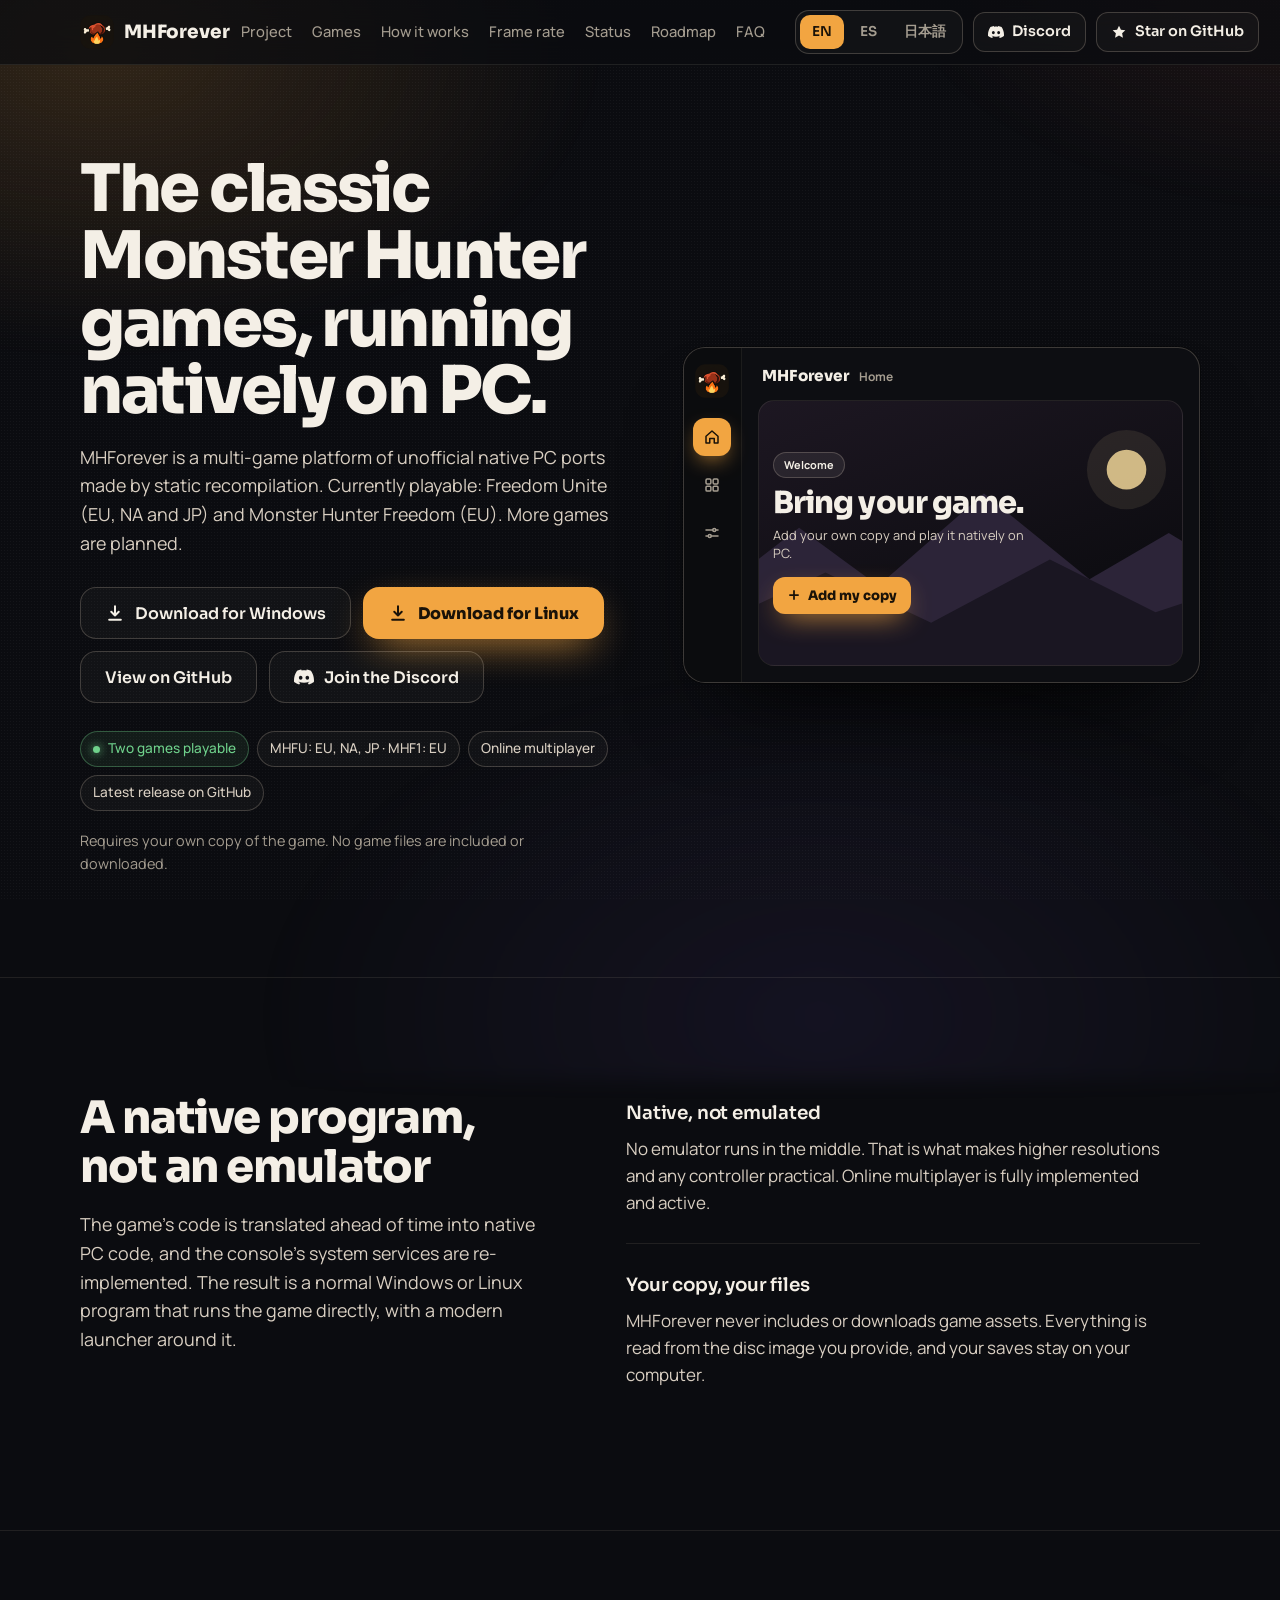
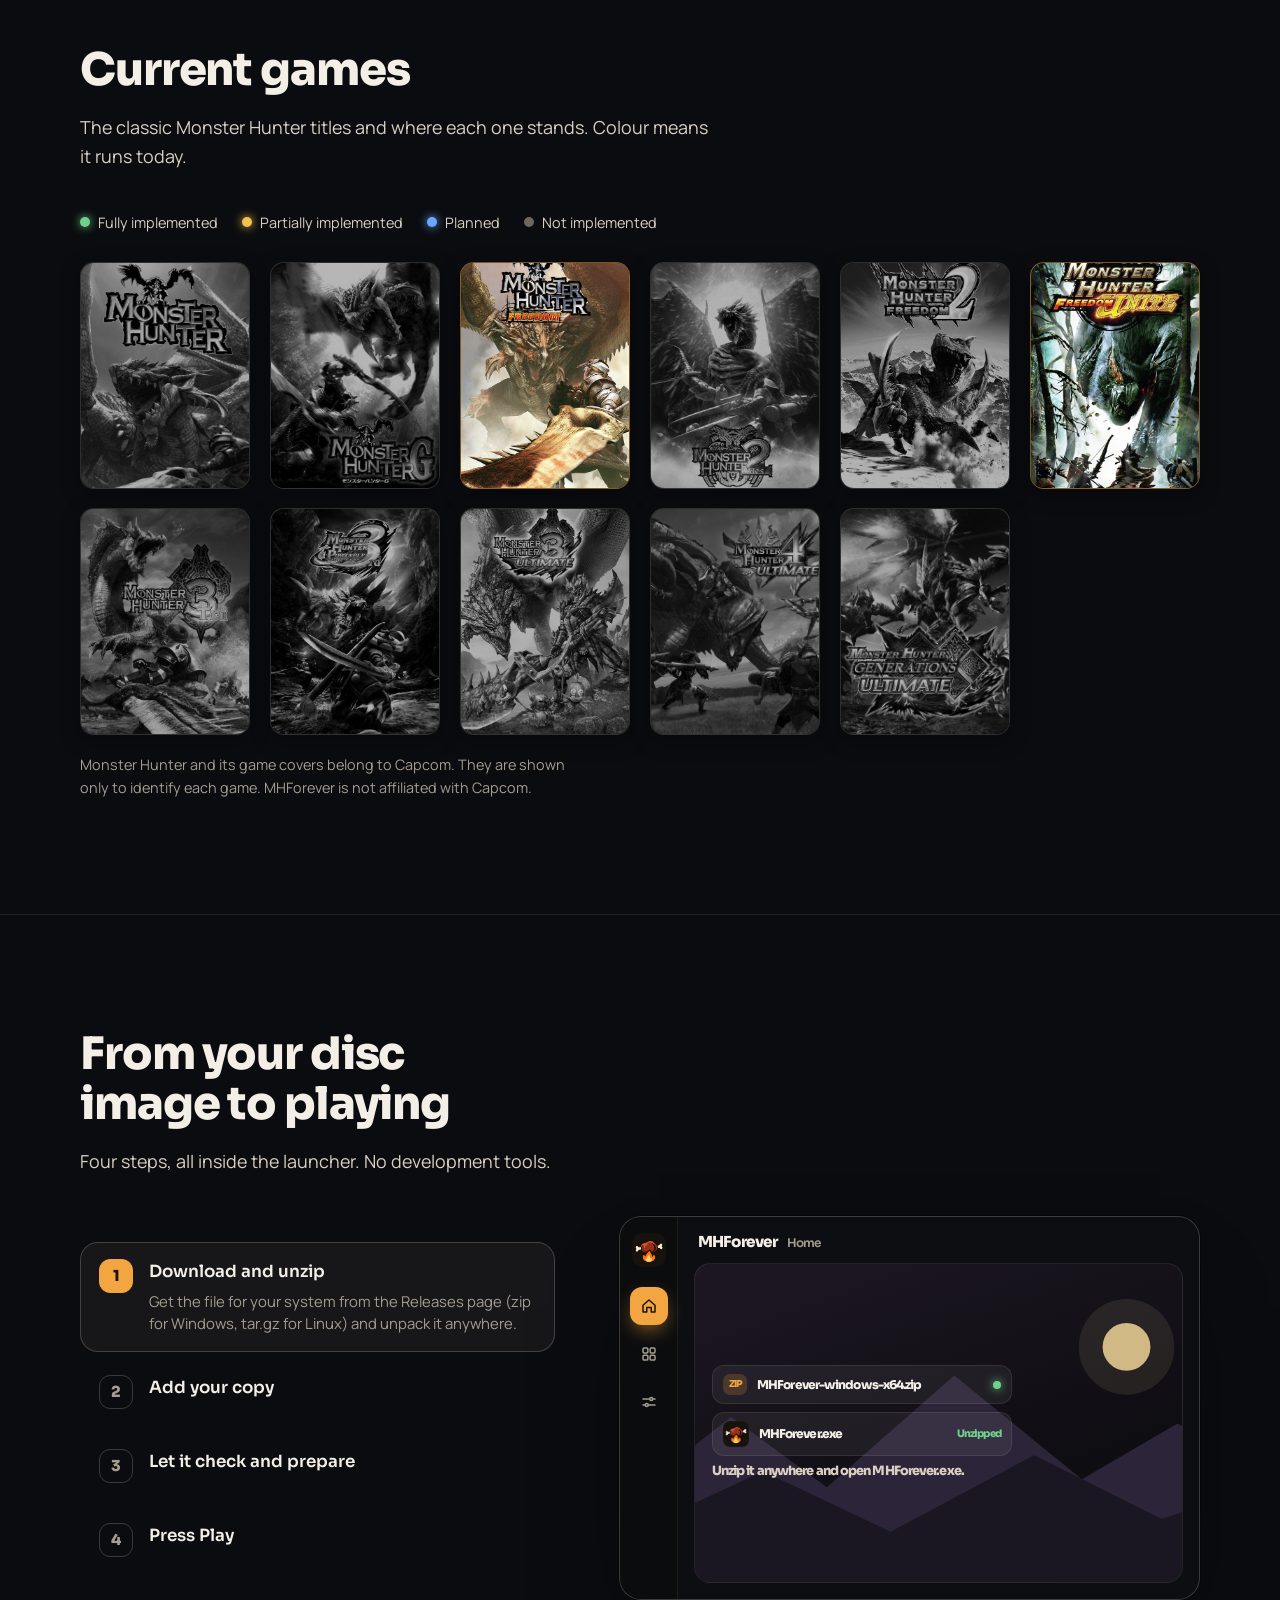
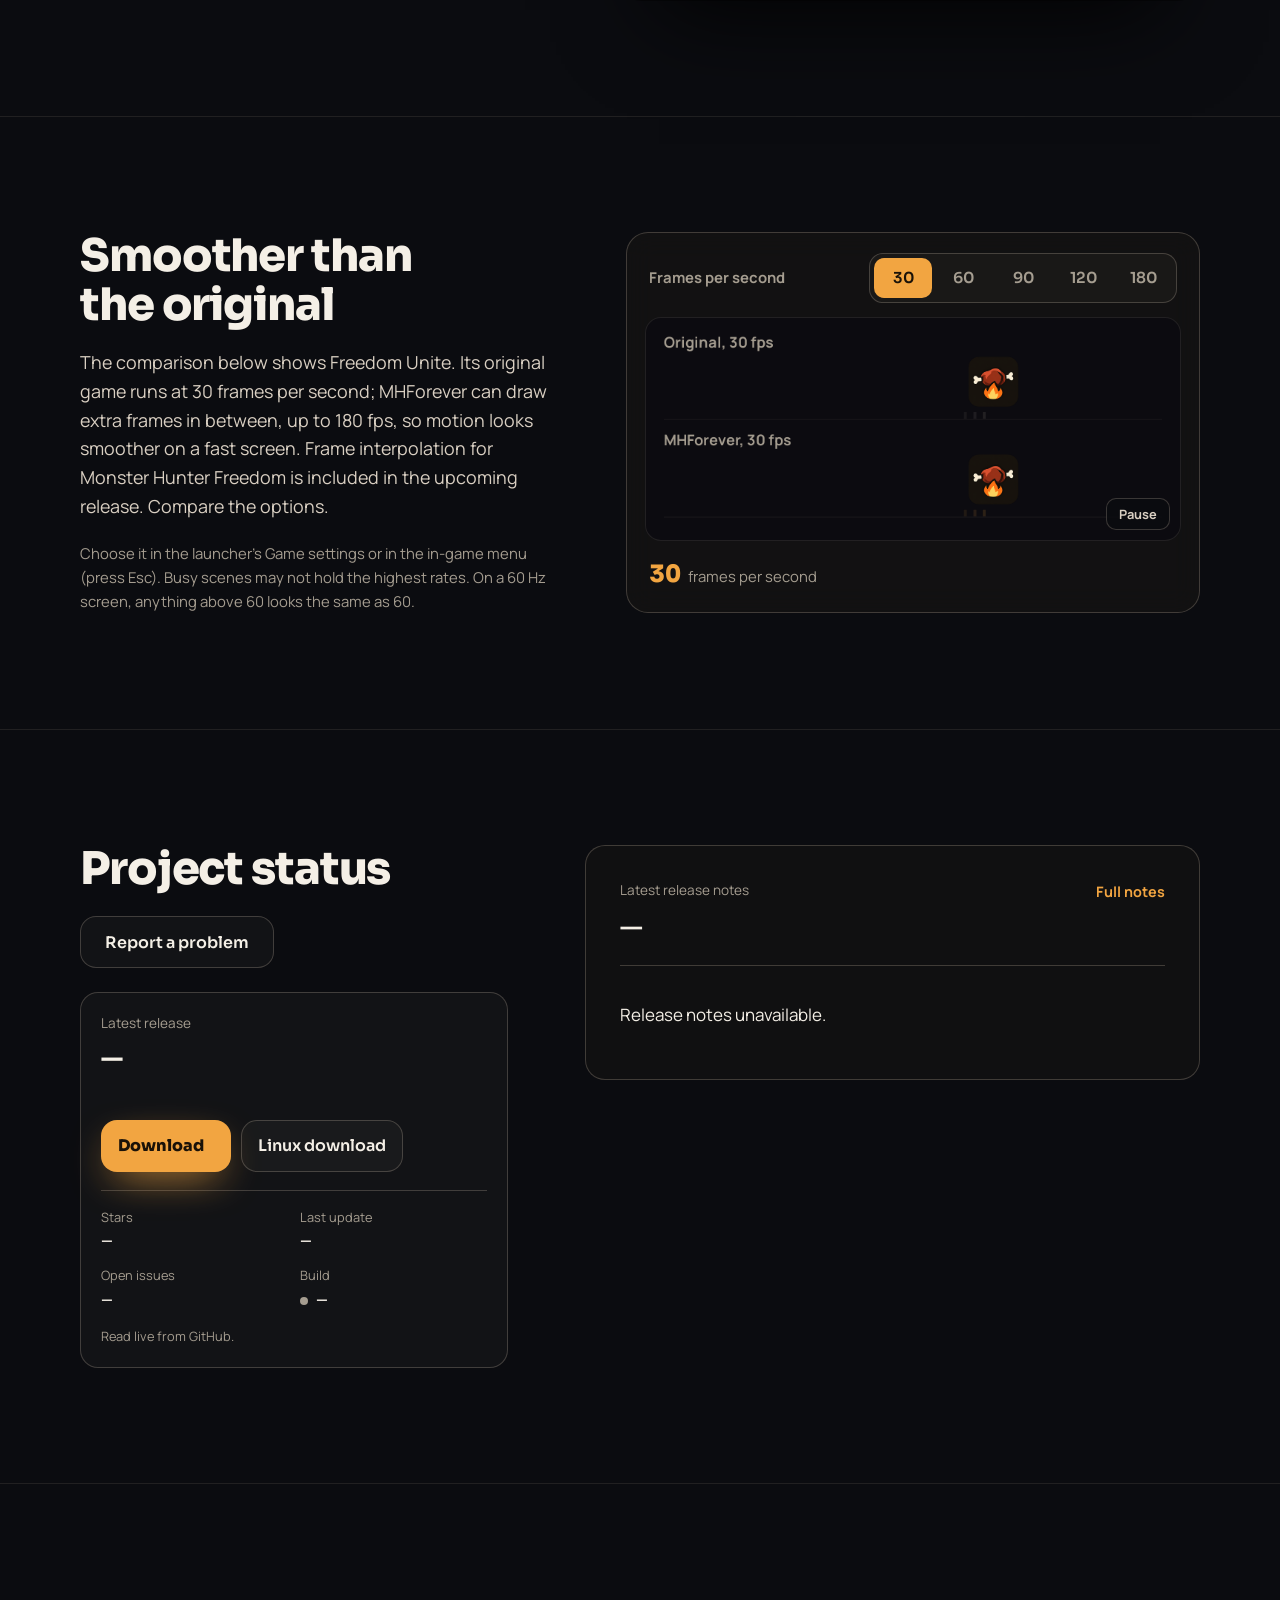
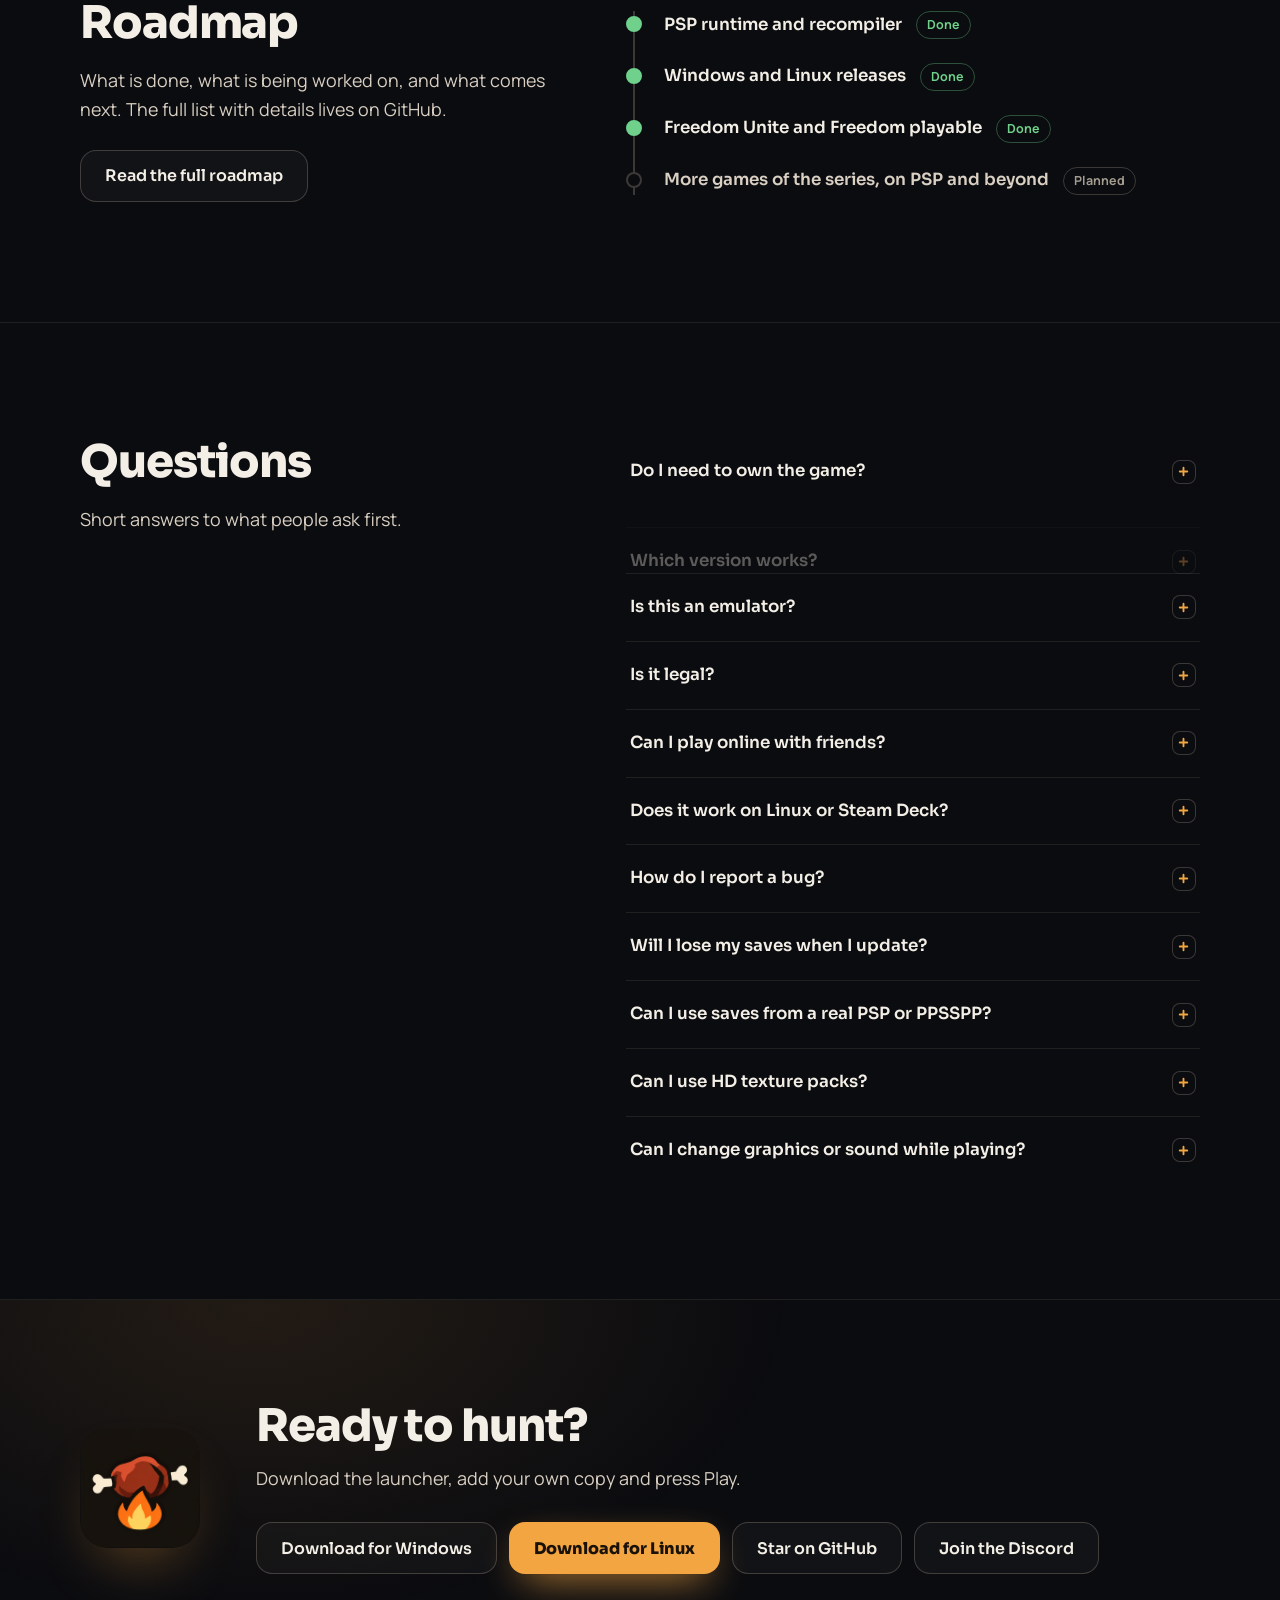
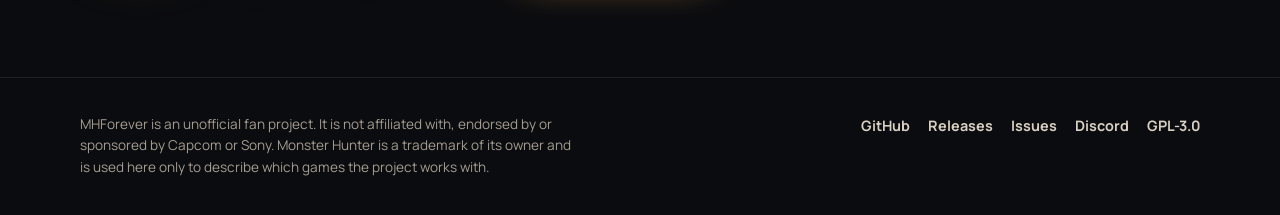
<file: index.html>
<!doctype html>
<html lang="en">
<head>
<meta charset="utf-8">
<meta name="viewport" content="width=device-width, initial-scale=1, viewport-fit=cover">
<meta name="claude:viewport-fit-sides" content="cover">
<title>MHForever | Classic Monster Hunter on PC</title>
<meta name="description" content="MHForever brings classic Monster Hunter titles to PC as unofficial native ports made by static recompilation. It currently supports Freedom Unite (EU, NA and JP releases) and Monster Hunter Freedom (EU release). Online multiplayer is fully implemented and active. No emulator; bring your own copy.">
<meta name="theme-color" content="#0b0c10">
<link rel="canonical" href="https://mango77x.github.io/MHForever-site/">
<link rel="icon" href="favicon.ico" sizes="any">
<link rel="icon" type="image/png" href="img/icon-32.png" sizes="32x32">
<link rel="apple-touch-icon" href="img/icon-128.png">
<meta property="og:type" content="website">
<meta property="og:title" content="MHForever | Classic Monster Hunter on PC">
<meta property="og:description" content="Classic Monster Hunter titles as unofficial native PC ports. Currently supporting Freedom Unite and Monster Hunter Freedom. No emulator. Bring your own copy.">
<meta property="og:image" content="https://mango77x.github.io/MHForever-site/img/og.png">
<meta property="og:url" content="https://mango77x.github.io/MHForever-site/">
<meta name="twitter:card" content="summary_large_image">
<meta property="og:image:width" content="1280">
<meta property="og:image:height" content="640">
<meta property="og:image:alt" content="MHForever logo: a bone-in cut of meat over a grill">
<meta property="og:locale" content="en_US">
<meta name="twitter:title" content="MHForever | Classic Monster Hunter on PC">
<meta name="twitter:description" content="Classic Monster Hunter titles as unofficial native PC ports, currently supporting Freedom Unite and Monster Hunter Freedom.">
<meta name="twitter:image" content="https://mango77x.github.io/MHForever-site/img/og.png">
<link rel="stylesheet" href="styles.css?v=6">
<script type="application/ld+json">
{
  "@context": "https://schema.org",
  "@type": "SoftwareApplication",
  "name": "MHForever",
  "applicationCategory": "GameApplication",
  "operatingSystem": ["Windows", "Linux"],
  "description": "Unofficial native PC ports of classic Monster Hunter titles made by static recompilation, currently supporting Freedom Unite and Monster Hunter Freedom.",
  "license": "https://www.gnu.org/licenses/gpl-3.0.html",
  "url": "https://mango77x.github.io/MHForever-site/",
  "downloadUrl": "https://github.com/Mango77x/MHForever/releases/latest",
  "codeRepository": "https://github.com/Mango77x/MHForever",
  "offers": { "@type": "Offer", "price": "0", "priceCurrency": "EUR" }
}
</script>
</head>
<body>
<div class="aurora" aria-hidden="true"></div>
<div class="grain" aria-hidden="true"></div>

<header class="nav" id="top">
  <div class="wrap nav-in">
    <a class="brand" href="#top" aria-label="MHForever">
      <img src="img/icon-128.png" alt="" width="34" height="34">
      <b>MHForever</b>
    </a>
    <nav class="links" aria-label="Main">
      <a href="#what" data-i18n="nav.project">Project</a>
      <a href="#games" data-i18n="nav.games">Games</a>
      <a href="#how" data-i18n="nav.how">How it works</a>
      <a href="#fps" data-i18n="nav.fps">Frame rate</a>
      <a href="#status" data-i18n="nav.status">Status</a>
      <a href="#roadmap" data-i18n="nav.roadmap">Roadmap</a>
      <a href="#faq" data-i18n="nav.faq">FAQ</a>
    </nav>
    <div class="nav-end">
      <div class="seg lang" role="group" aria-label="Language">
        <button type="button" data-lang="en" aria-pressed="true">EN</button>
        <button type="button" data-lang="es" aria-pressed="false">ES</button>
        <button type="button" data-lang="ja" aria-pressed="false">日本語</button>
      </div>
      <a class="btn ghost small discord-nav" href="https://discord.gg/6xrxY2buDf" rel="noopener" aria-label="Join the Discord">
        <svg viewBox="0 0 24 24" width="16" height="16" aria-hidden="true"><path fill="currentColor" d="M20.317 4.3698a19.7913 19.7913 0 00-4.8851-1.5152.0741.0741 0 00-.0785.0371c-.211.3753-.4447.8648-.6083 1.2495-1.8447-.2762-3.68-.2762-5.4868 0-.1636-.3933-.4058-.8742-.6177-1.2495a.077.077 0 00-.0785-.037 19.7363 19.7363 0 00-4.8852 1.515.0699.0699 0 00-.0321.0277C.5334 9.0458-.319 13.5799.0992 18.0578a.0824.0824 0 00.0312.0561c2.0528 1.5076 4.0413 2.4228 5.9929 3.0294a.0777.0777 0 00.0842-.0276c.4616-.6304.8731-1.2952 1.226-1.9942a.076.076 0 00-.0416-.1057c-.6528-.2476-1.2743-.5495-1.8722-.8923a.077.077 0 01-.0076-.1277c.1258-.0943.2517-.1923.3718-.2914a.0743.0743 0 01.0776-.0105c3.9278 1.7933 8.18 1.7933 12.0614 0a.0739.0739 0 01.0785.0095c.1202.099.246.1981.3728.2924a.077.077 0 01-.0066.1276 12.2986 12.2986 0 01-1.873.8914.0766.0766 0 00-.0407.1067c.3604.698.7719 1.3628 1.225 1.9932a.076.076 0 00.0842.0286c1.961-.6067 3.9495-1.5219 6.0023-3.0294a.077.077 0 00.0313-.0552c.5004-5.177-.8382-9.6739-3.5485-13.6604a.061.061 0 00-.0312-.0286zM8.02 15.3312c-1.1825 0-2.1569-1.0857-2.1569-2.419 0-1.3332.9555-2.4189 2.157-2.4189 1.2108 0 2.1757 1.0952 2.1568 2.419 0 1.3332-.9555 2.4189-2.1569 2.4189zm7.9748 0c-1.1825 0-2.1569-1.0857-2.1569-2.419 0-1.3332.9554-2.4189 2.1569-2.4189 1.2108 0 2.1757 1.0952 2.1568 2.419 0 1.3332-.946 2.4189-2.1568 2.4189Z"/></svg>
        <span>Discord</span>
      </a>
      <a class="btn ghost small" href="https://github.com/Mango77x/MHForever" rel="noopener">
        <svg viewBox="0 0 24 24" width="16" height="16" aria-hidden="true"><path fill="currentColor" d="M12 2.5l2.9 6 6.6.9-4.8 4.6 1.2 6.5-5.9-3.2-5.9 3.2 1.2-6.5L2.5 9.4l6.6-.9z"/></svg>
        <span data-i18n="nav.star">Star on GitHub</span>
      </a>
    </div>
  </div>
</header>

<main>
  <!-- ------------------------------------------------------------ hero -->
  <section class="hero">
    <div class="wrap hero-grid">
      <div class="hero-copy">
        <h1 data-i18n="hero.h1">The classic Monster Hunter games, running natively on PC.</h1>
        <p class="lede" data-i18n="hero.sub">MHForever is a multi-game platform of unofficial native PC ports made by static recompilation. Currently playable: Freedom Unite (EU, NA and JP) and Monster Hunter Freedom (EU). More games are planned.</p>
        <div class="cta-row">
          <a class="btn primary dl-win" id="dl" href="https://github.com/Mango77x/MHForever/releases/latest" rel="noopener">
            <svg viewBox="0 0 24 24" width="20" height="20" aria-hidden="true"><path fill="none" stroke="currentColor" stroke-width="2.4" stroke-linecap="round" stroke-linejoin="round" d="M12 4v11m0 0l-4.5-4.5M12 15l4.5-4.5M5 20h14"/></svg>
            <span data-i18n="hero.cta1">Download for Windows</span>
          </a>
          <a class="btn ghost dl-lin" href="https://github.com/Mango77x/MHForever/releases/latest" rel="noopener">
            <svg viewBox="0 0 24 24" width="20" height="20" aria-hidden="true"><path fill="none" stroke="currentColor" stroke-width="2.4" stroke-linecap="round" stroke-linejoin="round" d="M12 4v11m0 0l-4.5-4.5M12 15l4.5-4.5M5 20h14"/></svg>
            <span data-i18n="hero.cta1l">Download for Linux</span>
          </a>
          <a class="btn ghost" href="https://github.com/Mango77x/MHForever" rel="noopener" data-i18n="hero.cta2">View on GitHub</a>
          <a class="btn ghost" href="https://discord.gg/6xrxY2buDf" rel="noopener">
            <svg viewBox="0 0 24 24" width="20" height="20" aria-hidden="true"><path fill="currentColor" d="M20.317 4.3698a19.7913 19.7913 0 00-4.8851-1.5152.0741.0741 0 00-.0785.0371c-.211.3753-.4447.8648-.6083 1.2495-1.8447-.2762-3.68-.2762-5.4868 0-.1636-.3933-.4058-.8742-.6177-1.2495a.077.077 0 00-.0785-.037 19.7363 19.7363 0 00-4.8852 1.515.0699.0699 0 00-.0321.0277C.5334 9.0458-.319 13.5799.0992 18.0578a.0824.0824 0 00.0312.0561c2.0528 1.5076 4.0413 2.4228 5.9929 3.0294a.0777.0777 0 00.0842-.0276c.4616-.6304.8731-1.2952 1.226-1.9942a.076.076 0 00-.0416-.1057c-.6528-.2476-1.2743-.5495-1.8722-.8923a.077.077 0 01-.0076-.1277c.1258-.0943.2517-.1923.3718-.2914a.0743.0743 0 01.0776-.0105c3.9278 1.7933 8.18 1.7933 12.0614 0a.0739.0739 0 01.0785.0095c.1202.099.246.1981.3728.2924a.077.077 0 01-.0066.1276 12.2986 12.2986 0 01-1.873.8914.0766.0766 0 00-.0407.1067c.3604.698.7719 1.3628 1.225 1.9932a.076.076 0 00.0842.0286c1.961-.6067 3.9495-1.5219 6.0023-3.0294a.077.077 0 00.0313-.0552c.5004-5.177-.8382-9.6739-3.5485-13.6604a.061.061 0 00-.0312-.0286zM8.02 15.3312c-1.1825 0-2.1569-1.0857-2.1569-2.419 0-1.3332.9555-2.4189 2.157-2.4189 1.2108 0 2.1757 1.0952 2.1568 2.419 0 1.3332-.9555 2.4189-2.1569 2.4189zm7.9748 0c-1.1825 0-2.1569-1.0857-2.1569-2.419 0-1.3332.9554-2.4189 2.1569-2.4189 1.2108 0 2.1757 1.0952 2.1568 2.419 0 1.3332-.946 2.4189-2.1568 2.4189Z"/></svg>
            <span data-i18n="end.discord">Join the Discord</span>
          </a>
        </div>
        <ul class="chips">
          <li class="chip ok" data-i18n="hero.chip1">Two games playable</li>
          <li class="chip" data-i18n="hero.chip2">MHFU: EU, NA, JP · MHF1: EU</li>
          <li class="chip" data-i18n="hero.chip5">Online multiplayer</li>
          <li class="chip" id="ver" data-i18n="hero.chip3">Latest release on GitHub</li>
        </ul>
        <p class="fine" data-i18n="hero.note">Requires your own copy of the game. No game files are included or downloaded.</p>
      </div>

      <div class="hero-visual">
        <div class="launcher" aria-hidden="true" data-mock>
          <div class="l-rail">
            <img src="img/icon-128.png" alt="" width="34" height="34">
            <span class="l-btn on"><svg viewBox="0 0 24 24" width="18" height="18"><path fill="none" stroke="currentColor" stroke-width="2" stroke-linejoin="round" d="M4 11l8-7 8 7v9h-5v-6H9v6H4z"/></svg></span>
            <span class="l-btn"><svg viewBox="0 0 24 24" width="18" height="18"><g fill="none" stroke="currentColor" stroke-width="2"><rect x="4" y="4" width="6.5" height="6.5" rx="1.5"/><rect x="13.5" y="4" width="6.5" height="6.5" rx="1.5"/><rect x="4" y="13.5" width="6.5" height="6.5" rx="1.5"/><rect x="13.5" y="13.5" width="6.5" height="6.5" rx="1.5"/></g></svg></span>
            <span class="l-btn"><svg viewBox="0 0 24 24" width="18" height="18"><g fill="none" stroke="currentColor" stroke-width="2" stroke-linecap="round"><path d="M4 8h9M17 8h3M4 16h3M11 16h9"/><circle cx="15" cy="8" r="2"/><circle cx="9" cy="16" r="2"/></g></svg></span>
          </div>
          <div class="l-main">
            <div class="l-top"><b>MHForever</b><span data-i18n="mock.home">Home</span></div>
            <div class="l-hero">
              <svg class="l-art" viewBox="0 0 400 200" preserveAspectRatio="xMidYMax slice" aria-hidden="true">
                <circle cx="318" cy="52" r="15" fill="#e3c88f" opacity=".9"/>
                <circle cx="318" cy="52" r="30" fill="#e3c88f" opacity=".1"/>
                <path d="M0 150 L70 96 L130 140 L210 70 L290 135 L350 100 L400 130 V200 H0Z" fill="#2c2438"/>
                <path d="M0 172 L90 130 L170 168 L260 120 L340 160 L400 140 V200 H0Z" fill="#1a1622"/>
              </svg>
              <div class="l-text">
                <span class="l-pill" data-i18n="mock.welcome">Welcome</span>
                <p class="l-h" data-i18n="mock.h">Bring your game.</p>
                <p class="l-p" data-i18n="mock.p">Add your own copy and play it natively on PC.</p>
                <span class="l-cta"><svg viewBox="0 0 24 24" width="14" height="14"><path fill="none" stroke="currentColor" stroke-width="3" stroke-linecap="round" d="M12 5v14M5 12h14"/></svg><span data-i18n="mock.add">Add my copy</span></span>
              </div>
            </div>
          </div>
        </div>
        <div class="glow" aria-hidden="true"></div>
      </div>
    </div>
  </section>

  <!-- ------------------------------------------------------------ what -->
  <section class="block" id="what">
    <div class="wrap two">
      <div class="head">
        <h2 data-i18n="what.h">A native program, not an emulator</h2>
        <p class="lede" data-i18n="what.p">The game's code is translated ahead of time into native PC code, and the console's system services are re-implemented. The result is a normal Windows or Linux program that runs the game directly, with a modern launcher around it.</p>
      </div>
      <div class="rows">
        <div class="row">
          <h3 data-i18n="what.r1h">Native, not emulated</h3>
          <p data-i18n="what.r1p">No emulator runs in the middle. That is what makes higher resolutions and any controller practical. Online multiplayer is fully implemented and active.</p>
        </div>
        <div class="row">
          <h3 data-i18n="what.r2h">Your copy, your files</h3>
          <p data-i18n="what.r2p">MHForever never includes or downloads game assets. Everything is read from the disc image you provide, and your saves stay on your computer.</p>
        </div>
      </div>
    </div>
  </section>

  <!-- ------------------------------------------------------------ games -->
  <section class="block" id="games">
    <div class="wrap">
      <div class="head wide">
        <h2 data-i18n="games.h">Current games</h2>
        <p class="lede" data-i18n="games.p">The classic Monster Hunter titles and where each one stands. Colour means it runs today.</p>
      </div>
      <ul class="legend" aria-label="Legend">
        <li><i class="sdot full"></i><span data-i18n="games.s.full">Fully implemented</span></li>
        <li><i class="sdot partial"></i><span data-i18n="games.s.partial">Partially implemented</span></li>
        <li><i class="sdot planned"></i><span data-i18n="games.s.planned">Planned</span></li>
        <li><i class="sdot none"></i><span data-i18n="games.s.none">Not implemented</span></li>
      </ul>
      <ul class="games">
        <li class="game" data-status="none" data-id="mh1" tabindex="0">
          <div class="cover"><span class="ph"><img src="img/icon-128.png" alt="" width="40" height="40"><b>Monster Hunter</b></span><img class="art" src="img/covers/mh1.jpg" alt="Monster Hunter cover" loading="lazy"></div>
          <div class="over"><span class="gname">Monster Hunter</span><span class="gmeta">PS2 &middot; <span data-i18n="games.first">First released</span> 2004</span><span class="gmeta"><span data-i18n="games.reg">Released in</span> JP · NA · EU</span><span class="gstat"><i class="sdot"></i><span data-i18n="games.s.none">Not implemented</span></span></div>
        </li>
        <li class="game" data-status="none" data-id="mhg" tabindex="0">
          <div class="cover"><span class="ph"><img src="img/icon-128.png" alt="" width="40" height="40"><b>Monster Hunter G</b></span><img class="art" src="img/covers/mhg.jpg" alt="Monster Hunter G cover" loading="lazy"></div>
          <div class="over"><span class="gname">Monster Hunter G</span><span class="gmeta">PS2 &middot; <span data-i18n="games.first">First released</span> 2005</span><span class="gmeta"><span data-i18n="games.reg">Released in</span> JP</span><span class="gstat"><i class="sdot"></i><span data-i18n="games.s.none">Not implemented</span></span></div>
        </li>
        <li class="game" data-status="partial" data-id="mhf" tabindex="0">
          <div class="cover"><span class="ph"><img src="img/icon-128.png" alt="" width="40" height="40"><b>Monster Hunter Freedom</b></span><img class="art" src="img/covers/mhf.jpg" alt="Monster Hunter Freedom cover" loading="lazy"></div>
          <div class="over"><span class="gname">Monster Hunter Freedom</span><span class="gmeta">PSP &middot; <span data-i18n="games.first">First released</span> 2005</span><span class="gmeta"><span data-i18n="games.reg">Released in</span> JP · NA · EU</span><span class="gmeta gsup"><span data-i18n="games.mhf1sup">Playable: European release (ULES00318); Freedom DX v1.8.6 patch supported.</span></span><span class="gstat"><i class="sdot partial"></i><span data-i18n="games.s.mhf1">Playable (EU release)</span></span></div>
        </li>
        <li class="game" data-status="none" data-id="mh2" tabindex="0">
          <div class="cover"><span class="ph"><img src="img/icon-128.png" alt="" width="40" height="40"><b>Monster Hunter 2 (dos)</b></span><img class="art" src="img/covers/mh2.jpg" alt="Monster Hunter 2 (dos) cover" loading="lazy"></div>
          <div class="over"><span class="gname">Monster Hunter 2 (dos)</span><span class="gmeta">PS2 &middot; <span data-i18n="games.first">First released</span> 2006</span><span class="gmeta"><span data-i18n="games.reg">Released in</span> JP</span><span class="gstat"><i class="sdot"></i><span data-i18n="games.s.none">Not implemented</span></span></div>
        </li>
        <li class="game" data-status="none" data-id="mhf2" tabindex="0">
          <div class="cover"><span class="ph"><img src="img/icon-128.png" alt="" width="40" height="40"><b>Monster Hunter Freedom 2</b></span><img class="art" src="img/covers/mhf2.jpg" alt="Monster Hunter Freedom 2 cover" loading="lazy"></div>
          <div class="over"><span class="gname">Monster Hunter Freedom 2</span><span class="gmeta">PSP &middot; <span data-i18n="games.first">First released</span> 2007</span><span class="gmeta"><span data-i18n="games.reg">Released in</span> JP · NA · EU</span><span class="gstat"><i class="sdot"></i><span data-i18n="games.s.none">Not implemented</span></span></div>
        </li>
        <li class="game" data-status="full" data-id="mhfu" tabindex="0">
          <div class="cover"><span class="ph"><img src="img/icon-128.png" alt="" width="40" height="40"><b>Monster Hunter Freedom Unite</b></span><img class="art" src="img/covers/mhfu.jpg" alt="Monster Hunter Freedom Unite cover" loading="lazy"></div>
          <div class="over"><span class="gname">Monster Hunter Freedom Unite</span><span class="gmeta">PSP &middot; <span data-i18n="games.first">First released</span> 2008</span><span class="gmeta"><span data-i18n="games.reg">Released in</span> JP · NA · EU</span><span class="gmeta gsup"><span data-i18n="games.sup">Playable across EU, NA and JP releases. Online multiplayer is fully implemented and active.</span></span><span class="gstat"><i class="sdot"></i><span data-i18n="games.s.full">Fully implemented</span></span></div>
        </li>
        <li class="game" data-status="none" data-id="mhtri" tabindex="0">
          <div class="cover"><span class="ph"><img src="img/icon-128.png" alt="" width="40" height="40"><b>Monster Hunter Tri</b></span><img class="art" src="img/covers/mhtri.jpg" alt="Monster Hunter Tri cover" loading="lazy"></div>
          <div class="over"><span class="gname">Monster Hunter Tri</span><span class="gmeta">Wii &middot; <span data-i18n="games.first">First released</span> 2009</span><span class="gmeta"><span data-i18n="games.reg">Released in</span> JP · NA · EU</span><span class="gstat"><i class="sdot"></i><span data-i18n="games.s.none">Not implemented</span></span></div>
        </li>
        <li class="game" data-status="none" data-id="mhp3" tabindex="0">
          <div class="cover"><span class="ph"><img src="img/icon-128.png" alt="" width="40" height="40"><b>Monster Hunter Portable 3rd</b></span><img class="art" src="img/covers/mhp3.jpg" alt="Monster Hunter Portable 3rd cover" loading="lazy"></div>
          <div class="over"><span class="gname">Monster Hunter Portable 3rd</span><span class="gmeta">PSP &middot; <span data-i18n="games.first">First released</span> 2010</span><span class="gmeta"><span data-i18n="games.reg">Released in</span> JP</span><span class="gstat"><i class="sdot"></i><span data-i18n="games.s.none">Not implemented</span></span></div>
        </li>
        <li class="game" data-status="none" data-id="mh3u" tabindex="0">
          <div class="cover"><span class="ph"><img src="img/icon-128.png" alt="" width="40" height="40"><b>Monster Hunter 3 Ultimate</b></span><img class="art" src="img/covers/mh3u.jpg" alt="Monster Hunter 3 Ultimate cover" loading="lazy"></div>
          <div class="over"><span class="gname">Monster Hunter 3 Ultimate</span><span class="gmeta">3DS / Wii U &middot; <span data-i18n="games.first">First released</span> 2011</span><span class="gmeta"><span data-i18n="games.reg">Released in</span> JP · NA · EU</span><span class="gstat"><i class="sdot"></i><span data-i18n="games.s.none">Not implemented</span></span></div>
        </li>
        <li class="game" data-status="none" data-id="mh4u" tabindex="0">
          <div class="cover"><span class="ph"><img src="img/icon-128.png" alt="" width="40" height="40"><b>Monster Hunter 4 Ultimate</b></span><img class="art" src="img/covers/mh4u.jpg" alt="Monster Hunter 4 Ultimate cover" loading="lazy"></div>
          <div class="over"><span class="gname">Monster Hunter 4 Ultimate</span><span class="gmeta">3DS &middot; <span data-i18n="games.first">First released</span> 2014</span><span class="gmeta"><span data-i18n="games.reg">Released in</span> JP · NA · EU</span><span class="gstat"><i class="sdot"></i><span data-i18n="games.s.none">Not implemented</span></span></div>
        </li>
        <li class="game" data-status="none" data-id="mhgu" tabindex="0">
          <div class="cover"><span class="ph"><img src="img/icon-128.png" alt="" width="40" height="40"><b>Monster Hunter Generations Ultimate</b></span><img class="art" src="img/covers/mhgu.jpg" alt="Monster Hunter Generations Ultimate cover" loading="lazy"></div>
          <div class="over"><span class="gname">Monster Hunter Generations Ultimate</span><span class="gmeta">Switch &middot; <span data-i18n="games.first">First released</span> 2017</span><span class="gmeta"><span data-i18n="games.reg">Released in</span> JP · NA · EU</span><span class="gstat"><i class="sdot"></i><span data-i18n="games.s.none">Not implemented</span></span></div>
        </li>
      </ul>
      <p class="fine" data-i18n="games.note">Monster Hunter and its game covers belong to Capcom. They are shown only to identify each game. MHForever is not affiliated with Capcom.</p>
    </div>
  </section>

  <!-- ------------------------------------------------------------ how -->
  <section class="block" id="how">
    <div class="wrap">
      <div class="head wide">
        <h2 data-i18n="how.h">From your disc image to playing</h2>
        <p class="lede" data-i18n="how.p">Four steps, all inside the launcher. No development tools.</p>
      </div>
      <div class="how" id="howbox">
        <ol class="steps" id="steps">
          <li><button type="button" class="step on" data-step="1" aria-current="step">
            <span class="n">1</span><span class="t"><b data-i18n="how.s1h">Download and unzip</b><i data-i18n="how.s1p">Get the file for your system from the Releases page (zip for Windows, tar.gz for Linux) and unpack it anywhere.</i></span></button></li>
          <li><button type="button" class="step" data-step="2">
            <span class="n">2</span><span class="t"><b data-i18n="how.s2h">Add your copy</b><i data-i18n="how.s2p">Open MHForever.exe and choose your own .iso of Freedom Unite (or Portable 2nd G), or the European release of Monster Hunter Freedom (MHF1). Use a plain, uncompressed image of your UMD.</i></span></button></li>
          <li><button type="button" class="step" data-step="3">
            <span class="n">3</span><span class="t"><b data-i18n="how.s3h">Let it check and prepare</b><i data-i18n="how.s3p">The launcher verifies your copy and prepares what the game needs on your PC. It can also keep a copy of the image in its own folder.</i></span></button></li>
          <li><button type="button" class="step" data-step="4">
            <span class="n">4</span><span class="t"><b data-i18n="how.s4h">Press Play</b><i data-i18n="how.s4p">Gamepads work out of the box and keyboard defaults are included.</i></span></button></li>
        </ol>

        <div class="launcher big" data-mock data-state="1" id="mock2" aria-live="polite">
          <div class="l-rail">
            <img src="img/icon-128.png" alt="" width="34" height="34">
            <span class="l-btn on"><svg viewBox="0 0 24 24" width="18" height="18"><path fill="none" stroke="currentColor" stroke-width="2" stroke-linejoin="round" d="M4 11l8-7 8 7v9h-5v-6H9v6H4z"/></svg></span>
            <span class="l-btn"><svg viewBox="0 0 24 24" width="18" height="18"><g fill="none" stroke="currentColor" stroke-width="2"><rect x="4" y="4" width="6.5" height="6.5" rx="1.5"/><rect x="13.5" y="4" width="6.5" height="6.5" rx="1.5"/><rect x="4" y="13.5" width="6.5" height="6.5" rx="1.5"/><rect x="13.5" y="13.5" width="6.5" height="6.5" rx="1.5"/></g></svg></span>
            <span class="l-btn"><svg viewBox="0 0 24 24" width="18" height="18"><g fill="none" stroke="currentColor" stroke-width="2" stroke-linecap="round"><path d="M4 8h9M17 8h3M4 16h3M11 16h9"/><circle cx="15" cy="8" r="2"/><circle cx="9" cy="16" r="2"/></g></svg></span>
          </div>
          <div class="l-main">
            <div class="l-top"><b>MHForever</b><span data-i18n="mock.home">Home</span></div>
            <div class="l-hero scenes">
              <svg class="l-art" viewBox="0 0 400 200" preserveAspectRatio="xMidYMax slice" aria-hidden="true">
                <circle cx="318" cy="52" r="15" fill="#e3c88f" opacity=".9"/>
                <circle cx="318" cy="52" r="30" fill="#e3c88f" opacity=".1"/>
                <path d="M0 150 L70 96 L130 140 L210 70 L290 135 L350 100 L400 130 V200 H0Z" fill="#2c2438"/>
                <path d="M0 172 L90 130 L170 168 L260 120 L340 160 L400 140 V200 H0Z" fill="#1a1622"/>
              </svg>

              <div class="scene s1">
                <div class="file"><span class="fi zip">ZIP</span><span class="fn">MHForever-windows-x64.zip</span><span class="ok-dot"></span></div>
                <div class="file f2"><img src="img/icon-32.png" alt="" width="26" height="26"><span class="fn">MHForever.exe</span><span class="fs" data-i18n="mock.unzipped">Unzipped</span></div>
                <p class="l-p" data-i18n="mock.s1">Unzip it anywhere and open MHForever.exe.</p>
              </div>
              <div class="scene s2">
                <p class="l-h" data-i18n="mock.h">Bring your game.</p>
                <p class="l-p" data-i18n="mock.p">Add your own copy and play it natively on PC.</p>
                <span class="l-cta"><svg viewBox="0 0 24 24" width="14" height="14"><path fill="none" stroke="currentColor" stroke-width="3" stroke-linecap="round" d="M12 5v14M5 12h14"/></svg><span data-i18n="mock.add">Add my copy</span></span>
                <div class="file f2"><span class="fi">ISO</span><span class="fn">freedom-unite-eu.iso</span><span class="fs" data-i18n="mock.chosen">Chosen</span></div>
              </div>
              <div class="scene s3">
                <p class="l-h small" data-i18n="mock.s3h">Checking your copy</p>
                <div class="bar"><i></i></div>
                <ul class="checks">
                  <li data-i18n="mock.c1">Disc image checked</li>
                  <li data-i18n="mock.c2">Game prepared on this PC</li>
                  <li data-i18n="mock.c3">Nothing is uploaded</li>
                </ul>
              </div>
              <div class="scene s4">
                <p class="l-h small">Monster Hunter Freedom Unite</p>
                <p class="l-p" data-i18n="mock.s4p">European release, ULES01213</p>
                <span class="l-cta play"><svg viewBox="0 0 24 24" width="16" height="16"><path fill="currentColor" d="M7 4.5v15l12-7.5z"/></svg><span data-i18n="mock.play">Play</span></span>
              </div>
            </div>
          </div>
        </div>
      </div>
    </div>
  </section>

  <!-- ------------------------------------------------------------ fps -->
  <section class="block" id="fps">
    <div class="wrap two">
      <div class="head">
        <h2 data-i18n="fps.h">Smoother than the original</h2>
        <p class="lede" data-i18n="fps.p">The comparison below shows Freedom Unite. Its original game runs at 30 frames per second; MHForever can draw extra frames in between, up to 180 fps, so motion looks smoother on a fast screen. Frame interpolation for Monster Hunter Freedom is included in the upcoming release. Compare the options.</p>
        <p class="status-note"><span data-i18n="fps.note">Choose it in the launcher's Game settings or in the in-game menu (press Esc). Busy scenes may not hold the highest rates. On a 60 Hz screen, anything above 60 looks the same as 60.</span></p>
      </div>
      <div class="demo">
        <div class="demo-top">
          <span id="fpsLabel" class="mute" data-i18n="fps.label">Frames per second</span>
          <div class="seg wide" role="radiogroup" aria-labelledby="fpsLabel" id="fpsSeg">
            <button type="button" role="radio" aria-checked="true" data-fps="30">30</button>
            <button type="button" role="radio" aria-checked="false" data-fps="60">60</button>
            <button type="button" role="radio" aria-checked="false" data-fps="90">90</button>
            <button type="button" role="radio" aria-checked="false" data-fps="120">120</button>
            <button type="button" role="radio" aria-checked="false" data-fps="180">180</button>
          </div>
        </div>
        <div class="stage">
          <canvas id="fpsCanvas" width="720" height="300" aria-label="Animated comparison of frame rates" role="img"></canvas>
          <button type="button" class="pp" id="pp" aria-pressed="false" data-i18n="fps.pause">Pause</button>
        </div>
        <p class="demo-read"><span id="fpsRead">30</span> <span data-i18n="fps.unit">frames per second</span></p>
      </div>
    </div>
  </section>

  <!-- ------------------------------------------------------------ status -->
  <section class="block" id="status">
    <div class="wrap two status-layout">
      <div class="head status-summary">
        <h2 data-i18n="st.h">Project status</h2>
        <a class="btn ghost" href="https://github.com/Mango77x/MHForever/issues" rel="noopener" data-i18n="st.issue">Report a problem</a>
        <div class="live" id="live" aria-live="polite">
          <p class="live-k" data-i18n="live.k">Latest release</p>
          <p class="live-v"><b id="liveVer">&mdash;</b> <span id="liveDate"></span></p>
          <div class="live-act">
            <a class="btn primary dl-latest" id="liveDl" href="https://github.com/Mango77x/MHForever/releases/latest" rel="noopener"><span data-i18n="live.dl">Download</span><span id="liveSize"></span></a>
            <a class="btn ghost" id="liveAlt" href="https://github.com/Mango77x/MHForever/releases/latest" rel="noopener" data-i18n="live.altl">Linux download</a>
          </div>
          <dl class="live-stats">
            <div><dt data-i18n="live.stars">Stars</dt><dd id="liveStars">&mdash;</dd></div>
            <div><dt data-i18n="live.commit">Last update</dt><dd id="liveCommit">&mdash;</dd></div>
            <div><dt data-i18n="live.issues">Open issues</dt><dd id="liveIssues">&mdash;</dd></div>
            <div><dt data-i18n="live.ci">Build</dt><dd><a id="liveCi" class="ci" href="https://github.com/Mango77x/MHForever/actions" rel="noopener">&mdash;</a></dd></div>
          </dl>
          <p class="live-src" data-i18n="live.src">Read live from GitHub.</p>
        </div>
      </div>
      <aside class="release-panel" aria-live="polite">
        <div class="release-head">
          <div>
            <p class="live-k" data-i18n="live.changes">Latest release notes</p>
            <h3 id="releaseTitle">—</h3>
          </div>
          <a class="release-full" id="liveNotes" href="https://github.com/Mango77x/MHForever/releases/latest" rel="noopener" data-i18n="live.full">Full notes</a>
        </div>
        <div id="releaseNotes" class="release-notes">
          <p class="release-loading" data-i18n="live.loading">Loading release notes…</p>
        </div>
      </aside>
    </div>
  </section>

  <!-- ------------------------------------------------------------ roadmap -->
  <section class="block" id="roadmap">
    <div class="wrap two">
      <div class="head">
        <h2 data-i18n="rm.h">Roadmap</h2>
        <p class="lede" data-i18n="rm.p">What is done, what is being worked on, and what comes next. The full list with details lives on GitHub.</p>
        <a class="btn ghost" href="https://github.com/Mango77x/MHForever/blob/main/docs/10-roadmap.md" rel="noopener" data-i18n="rm.link">Read the full roadmap</a>
      </div>
      <ol class="timeline">
        <li class="done"><span class="dot"></span><div><b data-i18n="rm.a">PSP runtime and recompiler</b><span class="tag" data-i18n="rm.done">Done</span></div></li>
        <li class="done"><span class="dot"></span><div><b data-i18n="rm.j">Windows and Linux releases</b><span class="tag" data-i18n="rm.done">Done</span></div></li>
        <li class="done"><span class="dot"></span><div><b data-i18n="rm.o">Freedom Unite and Freedom playable</b><span class="tag" data-i18n="rm.done">Done</span></div></li>
        <li><span class="dot"></span><div><b data-i18n="rm.h2">More games of the series, on PSP and beyond</b><span class="tag" data-i18n="rm.plan">Planned</span></div></li>
      </ol>   </div>
  </section>

  <!-- ------------------------------------------------------------ faq -->
  <section class="block" id="faq">
    <div class="wrap two">
      <div class="head">
        <h2 data-i18n="faq.h">Questions</h2>
        <p class="lede" data-i18n="faq.p">Short answers to what people ask first.</p>
      </div>
      <div class="faq">
        <details><summary data-i18n="faq.q1">Do I need to own the game?</summary><p data-i18n="faq.a1">Yes. MHForever requires your own legitimate copy of Freedom Unite (or Portable 2nd G), or the European release of Monster Hunter Freedom. No game assets are included or downloaded.</p></details>
        <details><summary data-i18n="faq.q2">Which version works?</summary><p data-i18n="faq.a2">MHForever supports Freedom Unite for PSP in its European (ULES01213), North American (ULUS10391) and Japanese (Monster Hunter Portable 2nd G, ULJM05500) releases. It also supports Monster Hunter Freedom (MHF1) in its European release (ULES00318), including the Freedom DX v1.8.6 patch. Add your game copies and choose which one to play in the Library.</p></details>
        <details><summary data-i18n="faq.q3">Is this an emulator?</summary><p data-i18n="faq.a3">No. The game's program is recompiled into native PC code and the console's system services are re-implemented. You get a normal Windows or Linux program.</p></details>
        <details><summary data-i18n="faq.q4">Is it legal?</summary><p data-i18n="faq.a4">MHForever contains no Capcom or Sony code or assets and asks you to use your own copy. It is not affiliated with Capcom or Sony. This is not legal advice, and laws differ by country.</p></details>
        <details><summary data-i18n="faq.q5">Can I play online with friends?</summary><p data-i18n="faq.a5">Online multiplayer is fully implemented and active. In the launcher, open Settings → Online and pick a server: you meet other players in the game's own Gathering Hall and take quests together, including PPSSPP players. You can add friends by code, see who is online, send invites, join in one click and use private rooms with a code. Other players never see your address.</p></details>
        <details><summary data-i18n="faq.q6">Does it work on Linux or Steam Deck?</summary><p data-i18n="faq.a6">Linux, yes: since 0.4.1 there is a Linux download next to the Windows one (it needs WebKitGTK 4.1 and GTK 3, and is built on Ubuntu 24.04, so very old distributions may not run it). Players have reported it working on the Steam Deck (SteamOS); the maintainers have no Deck to test on, so it is not a formal test. Reports are welcome.</p></details>
        <details><summary data-i18n="faq.q7">How do I report a bug?</summary><p data-i18n="faq.a7">Open an issue on GitHub with your version and what happened, or ask in the Discord. Reports are welcome.</p></details>
        <details><summary data-i18n="faq.q8">Will I lose my saves when I update?</summary><p data-i18n="faq.a8">No. Saves live in Documents\MHForever\saves and your settings in %APPDATA%\MHForever, outside the program folder, so updating never touches them. Since 0.7 the launcher updates itself in one click.</p></details>
        <details><summary data-i18n="faq.q9">Can I use saves from a real PSP or PPSSPP?</summary><p data-i18n="faq.a9">Yes, from your own version of the game (a European save works with the European release, a North American one with the North American release). In the launcher's Game settings, under Saves, choose the folder that holds them. Your current save is kept in a backup folder. MHForever's saves also load in PPSSPP. A real PSP is not guaranteed to accept them.</p></details>


        <details><summary data-i18n="faq.q13">Can I use HD texture packs?</summary><p data-i18n="faq.a13">Yes, since 0.8.2. Packs made for PPSSPP (a folder with a textures.ini and PNG or KTX2 images), such as KHD, work. Download one, unzip it, and choose its folder in the launcher's Game settings → Texture pack: the launcher shows what it holds for your release, then copies it in or uses it where it is. No pack is included.</p></details>
        <details><summary data-i18n="faq.q11">Can I change graphics or sound while playing?</summary><p data-i18n="faq.a11">Yes. Press Escape in the game and a menu opens over it (the game keeps running) where you can change the volume, the resolution (up to 10x), the frame rate (30 to 180) and fullscreen without restarting.</p></details>
      </div>
    </div>
  </section>

  <!-- ------------------------------------------------------------ final cta -->
  <section class="final">
    <div class="wrap final-in">
      <img src="img/icon-512.png" alt="" width="120" height="120" class="final-logo">
      <div>
        <h2 data-i18n="end.h">Ready to hunt?</h2>
        <p class="lede" data-i18n="end.p">Download the launcher, add your own copy and press Play.</p>
        <div class="cta-row">
          <a class="btn primary dl-win" href="https://github.com/Mango77x/MHForever/releases/latest" rel="noopener" data-i18n="hero.cta1">Download for Windows</a>
          <a class="btn ghost dl-lin" href="https://github.com/Mango77x/MHForever/releases/latest" rel="noopener" data-i18n="hero.cta1l">Download for Linux</a>
          <a class="btn ghost" href="https://github.com/Mango77x/MHForever" rel="noopener" data-i18n="nav.star">Star on GitHub</a>
          <a class="btn ghost" href="https://discord.gg/6xrxY2buDf" rel="noopener" data-i18n="end.discord">Join the Discord</a>
        </div>
      </div>
    </div>
  </section>
</main>

<footer class="foot">
  <div class="wrap foot-in">
    <p data-i18n="foot.legal">MHForever is an unofficial fan project. It is not affiliated with, endorsed by or sponsored by Capcom or Sony. Monster Hunter is a trademark of its owner and is used here only to describe which games the project works with.</p>
    <nav class="foot-links" aria-label="Project links">
      <a href="https://github.com/Mango77x/MHForever" rel="noopener">GitHub</a>
      <a href="https://github.com/Mango77x/MHForever/releases" rel="noopener">Releases</a>
      <a href="https://github.com/Mango77x/MHForever/issues" rel="noopener">Issues</a>
      <a href="https://discord.gg/6xrxY2buDf" rel="noopener">Discord</a>
      <a href="https://github.com/Mango77x/MHForever/blob/main/LICENSE" rel="noopener">GPL-3.0</a>
    </nav>
  </div>
</footer>

<script src="app.js?v=13"></script>
</body>
</html>
</file>
<file: styles.css>
/* MHForever site. Same visual language as the launcher and the logo:
   dark ground, amber accent, Sora for display, Manrope for text, soft aurora and grain.
   Layout: left-aligned copy on a single column of sections, a launcher replica as the hero image. */

@font-face { font-family: 'Sora'; font-weight: 400; font-display: swap; src: url(fonts/sora-latin-400-normal.woff2) format('woff2'); }
@font-face { font-family: 'Sora'; font-weight: 600; font-display: swap; src: url(fonts/sora-latin-600-normal.woff2) format('woff2'); }
@font-face { font-family: 'Sora'; font-weight: 800; font-display: swap; src: url(fonts/sora-latin-800-normal.woff2) format('woff2'); }
@font-face { font-family: 'Manrope'; font-weight: 400; font-display: swap; src: url(fonts/manrope-latin-400-normal.woff2) format('woff2'); }
@font-face { font-family: 'Manrope'; font-weight: 500; font-display: swap; src: url(fonts/manrope-latin-500-normal.woff2) format('woff2'); }
@font-face { font-family: 'Manrope'; font-weight: 700; font-display: swap; src: url(fonts/manrope-latin-700-normal.woff2) format('woff2'); }

:root {
  --accent: #f2a541;
  --accent-2: #e07b4c;
  --ink: #f4efe6;
  --ink-2: #d9cfc2;
  --mute: #a59d90;
  --ground: #0b0c10;
  --ground-2: #101116;
  --line: rgba(255, 236, 210, 0.09);
  --line-2: rgba(255, 236, 210, 0.2);
  --glass: rgba(24, 22, 20, 0.62);
  --ok: #6fd18b;
  --warn: #f2c14e;
  --on-accent: #1a1208;
  --ease: cubic-bezier(0.22, 1, 0.36, 1);
  --spring: cubic-bezier(0.34, 1.56, 0.64, 1);
  --display: 'Sora', system-ui, -apple-system, 'Segoe UI', 'Hiragino Sans', 'Yu Gothic UI', 'Meiryo', 'Noto Sans CJK JP', sans-serif;
  --body: 'Manrope', system-ui, -apple-system, 'Segoe UI', 'Hiragino Sans', 'Yu Gothic UI', 'Meiryo', 'Noto Sans CJK JP', sans-serif;
  color-scheme: dark;
}

* { box-sizing: border-box; }
html { scroll-behavior: smooth; scroll-padding-top: 84px; }
body {
  margin: 0;
  background: var(--ground);
  color: var(--ink);
  font-family: var(--body);
  font-size: 17px;
  line-height: 1.6;
  -webkit-font-smoothing: antialiased;
  overflow-x: hidden;
}
img { max-width: 100%; display: block; }
a { color: inherit; }
button { font: inherit; color: inherit; cursor: pointer; }
:focus { outline: none; }
:focus-visible { outline: 2px solid var(--accent); outline-offset: 3px; border-radius: 8px; box-shadow: 0 0 0 6px rgba(242, 165, 65, 0.18); }
::selection { background: rgba(242, 165, 65, 0.35); }

/* ---------------------------------------------------------------- atmosphere */

.aurora {
  position: fixed; inset: -20%; pointer-events: none; z-index: 0;
  background:
    radial-gradient(40% 35% at 20% 18%, rgba(242, 165, 65, 0.17), transparent 70%),
    radial-gradient(35% 30% at 88% 10%, rgba(201, 90, 60, 0.13), transparent 70%),
    radial-gradient(45% 40% at 60% 95%, rgba(90, 70, 160, 0.12), transparent 70%);
  animation: drift 26s ease-in-out infinite alternate;
  filter: blur(10px);
}
@keyframes drift {
  0% { transform: translate3d(0, 0, 0) scale(1); }
  50% { transform: translate3d(-3%, 2%, 0) scale(1.06); }
  100% { transform: translate3d(2%, -2%, 0) scale(1.02); }
}
.grain {
  position: fixed; inset: 0; pointer-events: none; z-index: 0; opacity: 0.05;
  background-image: radial-gradient(rgba(255, 255, 255, 0.8) 0.5px, transparent 0.6px);
  background-size: 3px 3px;
}
main, .nav, .foot { position: relative; z-index: 1; }

/* ---------------------------------------------------------------- layout */

.wrap {
  width: 100%; max-width: 1160px; margin-inline: auto;
  padding-left: max(20px, env(safe-area-inset-left, 0px));
  padding-right: max(20px, env(safe-area-inset-right, 0px));
}
.block { padding-block: clamp(64px, 9vw, 120px); border-top: 1px solid var(--line); }
.two { display: grid; grid-template-columns: minmax(0, 0.9fr) minmax(0, 1.1fr); gap: clamp(32px, 6vw, 88px); align-items: start; }
.head { position: sticky; top: 100px; }
.head.wide { position: static; max-width: 640px; margin-bottom: 40px; }
h1, h2, h3 { font-family: var(--display); margin: 0; text-wrap: balance; }
h1 { font-weight: 800; font-size: clamp(2.3rem, 5.2vw, 4.1rem); line-height: 1.03; letter-spacing: -0.035em; }
h2 { font-weight: 800; font-size: clamp(1.9rem, 3.6vw, 2.8rem); line-height: 1.1; letter-spacing: -0.025em; }
h3 { font-weight: 600; font-size: 1.15rem; letter-spacing: -0.01em; }
.lede { color: var(--ink-2); font-size: clamp(1.02rem, 1.4vw, 1.18rem); max-width: 58ch; margin: 18px 0 0; text-wrap: pretty; }
.lede.center { text-align: center; margin-inline: auto; }
.mute { color: var(--mute); }
.fine { color: var(--mute); font-size: 0.9rem; margin: 18px 0 0; max-width: 56ch; }

/* ---------------------------------------------------------------- nav */

.nav {
  position: sticky; top: env(safe-area-inset-top, 0px); z-index: 20;
  background: rgba(11, 12, 16, 0.72); backdrop-filter: blur(18px); -webkit-backdrop-filter: blur(18px);
  border-bottom: 1px solid var(--line);
}
body::before { content: ""; position: fixed; inset: 0 0 auto; height: env(safe-area-inset-top, 0px); z-index: 30; background: rgba(11, 12, 16, 0.9); }
.nav-in { display: flex; align-items: center; gap: 20px; height: 64px; }
.brand { display: flex; align-items: center; gap: 10px; text-decoration: none; }
.brand img { border-radius: 11px; }
.brand b { font-family: var(--display); font-weight: 800; font-size: 1.15rem; letter-spacing: -0.01em; }
.links { display: flex; gap: 0; margin-left: 16px; }
.links a { white-space: nowrap; text-decoration: none; color: var(--mute); font-weight: 500; font-size: 0.92rem; padding: 8px 10px; border-radius: 10px; transition: color .2s, background .2s; }
.links a:hover { color: var(--ink); background: rgba(255, 236, 210, 0.06); }
.nav-end { margin-left: auto; display: flex; align-items: center; gap: 10px; }

/* ---------------------------------------------------------------- buttons, chips */

.btn {
  white-space: nowrap;
  display: inline-flex; align-items: center; gap: 10px; text-decoration: none;
  font-family: var(--display); font-weight: 600; font-size: 1rem;
  height: 52px; padding: 0 24px; border-radius: 16px; border: 1px solid transparent;
  transition: transform .25s var(--spring), box-shadow .25s var(--ease), background .2s, border-color .2s;
}
.btn.small { height: 40px; padding: 0 14px; border-radius: 12px; font-size: 0.9rem; gap: 8px; }
.btn.primary { background: var(--accent); color: var(--on-accent); box-shadow: 0 14px 40px -14px var(--accent); font-weight: 800; }
.btn.primary:hover { transform: translateY(-2px); box-shadow: 0 20px 50px -14px var(--accent); }
.btn.ghost { border-color: var(--line-2); background: rgba(255, 236, 210, 0.03); color: var(--ink); }
.btn.ghost:hover { border-color: var(--accent); background: rgba(242, 165, 65, 0.08); }
.btn:active { transform: translateY(0) scale(0.98); }
.cta-row { display: flex; flex-wrap: wrap; gap: 12px; margin-top: 30px; }

.chips { display: flex; flex-wrap: wrap; gap: 8px; list-style: none; margin: 28px 0 0; padding: 0; }
.chip { display: inline-flex; align-items: center; gap: 8px; font-size: 0.85rem; font-weight: 500; color: var(--ink-2); padding: 6px 12px; border-radius: 999px; border: 1px solid var(--line-2); background: rgba(255, 236, 210, 0.03); }
.chip.ok { color: var(--ok); border-color: rgba(111, 209, 139, 0.35); background: rgba(111, 209, 139, 0.08); }
.chip.ok::before { content: ""; width: 7px; height: 7px; border-radius: 50%; background: var(--ok); box-shadow: 0 0 10px var(--ok); }
.chip.warn { color: var(--warn); border-color: rgba(242, 193, 78, 0.4); background: rgba(242, 193, 78, 0.08); }

.seg { display: inline-flex; padding: 4px; gap: 2px; border-radius: 14px; border: 1px solid var(--line-2); background: rgba(255, 236, 210, 0.03); }
.seg button { white-space: nowrap; border: 0; background: transparent; color: var(--mute); font-family: var(--display); font-weight: 600; font-size: 0.85rem; min-width: 44px; height: 34px; padding: 0 12px; border-radius: 10px; transition: background .2s, color .2s; }
.seg button:hover { color: var(--ink); }
.seg button[aria-pressed="true"], .seg button[aria-checked="true"] { background: var(--accent); color: var(--on-accent); }
.seg.wide button { min-width: 58px; height: 40px; font-size: 0.95rem; }

/* ---------------------------------------------------------------- hero */

.hero { padding-block: clamp(40px, 7vw, 96px) clamp(56px, 8vw, 104px); }
.hero-grid { display: grid; grid-template-columns: minmax(0, 1.02fr) minmax(0, 0.98fr); gap: clamp(32px, 5vw, 72px); align-items: center; }
.hero-visual { position: relative; }
.glow { position: absolute; inset: 10% -6% -10% -6%; z-index: -1; border-radius: 50%; background: radial-gradient(closest-side, rgba(242, 165, 65, 0.28), transparent 72%); filter: blur(30px); animation: breathe 7s ease-in-out infinite alternate; }
@keyframes breathe { from { opacity: .7; transform: scale(.96); } to { opacity: 1; transform: scale(1.04); } }
.hero-copy > * { animation: rise .8s var(--ease) both; }
.hero-copy > :nth-child(2) { animation-delay: .08s; }
.hero-copy > :nth-child(3) { animation-delay: .16s; }
.hero-copy > :nth-child(4) { animation-delay: .22s; }
.hero-copy > :nth-child(5) { animation-delay: .28s; }
.hero-visual .launcher { animation: rise 1s var(--ease) .15s both; }
@keyframes rise { from { opacity: 0; transform: translateY(18px); } to { opacity: 1; transform: none; } }

/* ---------------------------------------------------------------- launcher replica */

.launcher {
  display: grid; grid-template-columns: 58px minmax(0, 1fr);
  border-radius: 22px; overflow: hidden; border: 1px solid var(--line-2);
  background: #0d0e12; aspect-ratio: 16 / 10.4; width: 100%;
  box-shadow: 0 50px 90px -40px rgba(0, 0, 0, 0.9), 0 0 0 1px rgba(0, 0, 0, 0.4);
}
.l-rail { display: flex; flex-direction: column; align-items: center; gap: 10px; padding: 16px 0; border-right: 1px solid rgba(255, 236, 210, 0.07); background: rgba(10, 10, 12, 0.6); }
.l-rail img { border-radius: 11px; margin-bottom: 10px; }
.l-btn { width: 38px; height: 38px; border-radius: 12px; display: grid; place-items: center; color: var(--mute); }
.l-btn.on { background: var(--accent); color: var(--on-accent); box-shadow: 0 8px 22px -8px var(--accent); }
.l-main { display: flex; flex-direction: column; padding: 14px 16px 16px; min-width: 0; }
.l-top { display: flex; align-items: baseline; gap: 10px; padding: 2px 4px 12px; }
.l-top b { font-family: var(--display); font-weight: 800; font-size: 0.95rem; }
.l-top span { color: var(--mute); font-size: 0.75rem; font-weight: 600; }
.l-hero { position: relative; flex: 1; min-height: 0; border-radius: 16px; overflow: hidden; border: 1px solid var(--line); background: linear-gradient(160deg, #1d1722 0%, #0e0d12 70%); }
.l-art { position: absolute; inset: 0; width: 100%; height: 100%; }
.l-text, .scene { position: absolute; inset: 0; display: flex; flex-direction: column; justify-content: center; align-items: flex-start; gap: 6px; padding: clamp(14px, 3.4%, 26px); }
.l-pill { font-size: 0.68rem; font-weight: 700; padding: 3px 10px; border-radius: 999px; background: rgba(255, 255, 255, 0.07); border: 1px solid var(--line-2); }
.l-h { font-family: var(--display); font-weight: 800; font-size: clamp(1.15rem, 2.9vw, 1.9rem); line-height: 1.05; letter-spacing: -0.03em; margin: 4px 0 0; }
.l-h.small { font-size: clamp(0.95rem, 2.1vw, 1.3rem); }
.l-p { margin: 0; font-size: clamp(0.66rem, 1.15vw, 0.8rem); line-height: 1.45; color: var(--ink-2); max-width: 34ch; }
.l-cta { display: inline-flex; align-items: center; gap: 7px; margin-top: 8px; padding: 8px 14px; border-radius: 12px; background: var(--accent); color: var(--on-accent); font-family: var(--display); font-weight: 800; font-size: clamp(0.66rem, 1.2vw, 0.82rem); box-shadow: 0 10px 28px -10px var(--accent); }
.l-cta.play { padding: 9px 18px; }
.hero-visual .l-cta { animation: nudge 3.6s ease-in-out 1.6s infinite; }
@keyframes nudge { 0%, 88%, 100% { transform: none; } 94% { transform: translateY(-3px) scale(1.04); } }

.file { display: flex; align-items: center; gap: 10px; width: min(100%, 300px); padding: 8px 10px; border-radius: 12px; background: rgba(255, 255, 255, 0.06); border: 1px solid var(--line); font-size: clamp(0.62rem, 1.1vw, 0.76rem); }
.file.f2 { margin-top: 2px; }
.fi { font-family: var(--display); font-weight: 800; font-size: 0.6rem; padding: 5px 6px; border-radius: 7px; background: rgba(242, 165, 65, 0.18); color: var(--accent); }
.fn { font-weight: 700; flex: 1; min-width: 0; overflow: hidden; text-overflow: ellipsis; white-space: nowrap; }
.fs { color: var(--ok); font-weight: 700; font-size: 0.85em; }
.ok-dot { width: 8px; height: 8px; border-radius: 50%; background: var(--ok); box-shadow: 0 0 10px var(--ok); }
.file img { border-radius: 7px; }

.bar { width: min(100%, 300px); height: 8px; border-radius: 99px; background: rgba(255, 255, 255, 0.1); overflow: hidden; margin: 4px 0 6px; }
.bar i { display: block; height: 100%; width: 100%; border-radius: inherit; background: linear-gradient(90deg, var(--accent), var(--accent-2)); transform-origin: left; transform: scaleX(0); }
.checks { list-style: none; margin: 0; padding: 0; display: grid; gap: 4px; font-size: clamp(0.62rem, 1.1vw, 0.76rem); color: var(--ink-2); }
.checks li { display: flex; align-items: center; gap: 8px; opacity: 0; transform: translateX(-6px); }
.checks li::before { content: ""; width: 14px; height: 14px; border-radius: 50%; background: var(--ok) url("data:image/svg+xml,%3Csvg xmlns='http://www.w3.org/2000/svg' viewBox='0 0 24 24'%3E%3Cpath fill='none' stroke='%230b0c10' stroke-width='4' stroke-linecap='round' stroke-linejoin='round' d='M6 12.5l4 4 8-9'/%3E%3C/svg%3E") center / 80% no-repeat; }

/* how it works: a state machine driven by data-state on the big launcher */
.launcher.big { aspect-ratio: 16 / 10.6; }
.scene { opacity: 0; visibility: hidden; transition: opacity .45s var(--ease), visibility .45s; }
.launcher[data-state="1"] .s1, .launcher[data-state="2"] .s2, .launcher[data-state="3"] .s3, .launcher[data-state="4"] .s4 { opacity: 1; visibility: visible; }
.launcher[data-state="3"] .bar i { animation: fill 2.2s var(--ease) forwards; }
.launcher[data-state="3"] .checks li { animation: tick .45s var(--ease) forwards; }
.launcher[data-state="3"] .checks li:nth-child(1) { animation-delay: .5s; }
.launcher[data-state="3"] .checks li:nth-child(2) { animation-delay: 1.2s; }
.launcher[data-state="3"] .checks li:nth-child(3) { animation-delay: 1.9s; }
@keyframes fill { to { transform: scaleX(1); } }
@keyframes tick { to { opacity: 1; transform: none; } }
.launcher[data-state="4"] .l-cta.play { animation: nudge 2.4s ease-in-out .6s infinite; }

.how { display: grid; grid-template-columns: minmax(0, 0.9fr) minmax(0, 1.1fr); gap: clamp(24px, 5vw, 64px); align-items: center; }
.steps { list-style: none; margin: 0; padding: 0; display: grid; gap: 6px; }
.step { width: 100%; display: flex; gap: 16px; text-align: left; padding: 16px 18px; border-radius: 18px; border: 1px solid transparent; background: transparent; transition: background .25s, border-color .25s; }
.step:hover { background: rgba(255, 236, 210, 0.04); }
.step.on { background: rgba(255, 236, 210, 0.05); border-color: var(--line-2); }
.step .n { flex: 0 0 34px; height: 34px; border-radius: 11px; display: grid; place-items: center; font-family: var(--display); font-weight: 800; font-size: 0.95rem; color: var(--mute); border: 1px solid var(--line-2); transition: background .25s, color .25s, border-color .25s; }
.step.on .n { background: var(--accent); color: var(--on-accent); border-color: var(--accent); }
.step .t { display: grid; gap: 2px; min-width: 0; }
.step b { font-family: var(--display); font-weight: 600; font-size: 1.05rem; }
.step i { font-style: normal; color: var(--mute); font-size: 0.93rem; line-height: 1.5; max-height: 0; opacity: 0; overflow: hidden; transition: max-height .4s var(--ease), opacity .3s; }
.step.on i { max-height: 8em; opacity: 1; margin-top: 2px; }

/* ---------------------------------------------------------------- rows (what) */

.rows { display: grid; }
.row { padding: 26px 0; border-top: 1px solid var(--line); }
.row:first-child { border-top: 0; padding-top: 4px; }
.row p { margin: 8px 0 0; color: var(--ink-2); max-width: 54ch; }

/* ---------------------------------------------------------------- frame rate demo */

.status-note { display: flex; flex-wrap: wrap; align-items: center; gap: 10px; margin: 22px 0 0; color: var(--mute); font-size: 0.93rem; }
.demo { border-radius: 22px; border: 1px solid var(--line-2); background: var(--glass); backdrop-filter: blur(14px); padding: 18px; }
.demo-top { display: flex; flex-wrap: wrap; align-items: center; justify-content: space-between; gap: 12px; padding: 2px 4px 14px; font-weight: 600; font-size: 0.93rem; }
.stage { position: relative; border-radius: 16px; overflow: hidden; background: #0c0b10; border: 1px solid var(--line); }
.stage canvas { display: block; width: 100%; height: auto; aspect-ratio: 720 / 300; }
.pp { position: absolute; right: 10px; bottom: 10px; border: 1px solid var(--line-2); background: rgba(11, 12, 16, 0.8); border-radius: 10px; padding: 5px 12px; font-size: 0.8rem; font-weight: 600; color: var(--ink-2); }
.pp:hover { border-color: var(--accent); color: var(--ink); }
.demo-read { margin: 14px 4px 0; color: var(--mute); font-size: 0.93rem; }
.demo-read #fpsRead { font-family: var(--display); font-weight: 800; color: var(--accent); font-size: 1.5rem; font-variant-numeric: tabular-nums; margin-right: 4px; }

/* ---------------------------------------------------------------- status table */

.table { margin: 0; }
.table > div { display: grid; grid-template-columns: minmax(0, 0.42fr) minmax(0, 1fr); gap: 20px; padding: 18px 0; border-top: 1px solid var(--line); }
.table > div:first-child { border-top: 0; padding-top: 4px; }
.table dt { font-family: var(--display); font-weight: 600; font-size: 0.98rem; }
.table dd { margin: 0; color: var(--ink-2); }
.head .btn { margin-top: 26px; }

/* ---------------------------------------------------------------- vision */

.vision { background: linear-gradient(180deg, rgba(242, 165, 65, 0.05), transparent 70%); }
.vm { display: grid; grid-template-columns: 1fr 1fr; gap: clamp(32px, 6vw, 88px); }
.vm h2 { font-size: 1rem; font-weight: 600; letter-spacing: 0; color: var(--accent); margin-bottom: 14px; }
.big { font-family: var(--display); font-weight: 800; font-size: clamp(1.45rem, 3vw, 2.25rem); line-height: 1.18; letter-spacing: -0.025em; margin: 0; text-wrap: balance; }
.vision .lede { margin-top: 48px; }

/* ---------------------------------------------------------------- timeline */

.timeline { list-style: none; margin: 0; padding: 0; position: relative; }
.timeline::before { content: ""; position: absolute; left: 7px; top: 12px; bottom: 12px; width: 2px; background: var(--line-2); }
.timeline li { position: relative; display: flex; gap: 22px; padding: 12px 0; }
.timeline .dot { position: relative; z-index: 1; flex: 0 0 16px; height: 16px; margin-top: 5px; border-radius: 50%; background: var(--ground); border: 2px solid var(--line-2); }
.timeline li.done .dot { background: var(--ok); border-color: var(--ok); }
.timeline li.now .dot { background: var(--accent); border-color: var(--accent); box-shadow: 0 0 0 0 rgba(242, 165, 65, 0.5); animation: ping 2.4s ease-out infinite; }
@keyframes ping { 0% { box-shadow: 0 0 0 0 rgba(242, 165, 65, 0.5); } 80%, 100% { box-shadow: 0 0 0 12px rgba(242, 165, 65, 0); } }
.timeline li > div { display: flex; flex-wrap: wrap; align-items: center; gap: 6px 14px; }
.timeline b { font-family: var(--display); font-weight: 600; font-size: 1.05rem; }
.timeline li:not(.done):not(.now) b { color: var(--ink-2); }
.tag { font-size: 0.78rem; font-weight: 700; color: var(--mute); padding: 3px 10px; border-radius: 999px; border: 1px solid var(--line-2); }
.timeline .done .tag { color: var(--ok); border-color: rgba(111, 209, 139, 0.35); }
.timeline .now .tag { color: var(--warn); border-color: rgba(242, 193, 78, 0.4); }

/* ---------------------------------------------------------------- faq */

.faq { display: grid; }
.faq details { border-top: 1px solid var(--line); }
.faq details:first-child { border-top: 0; }
.faq summary { list-style: none; cursor: pointer; padding: 20px 4px; font-family: var(--display); font-weight: 600; font-size: 1.05rem; display: flex; justify-content: space-between; align-items: center; gap: 16px; }
.faq summary::-webkit-details-marker { display: none; }
.faq summary::after { content: ""; flex: 0 0 22px; height: 22px; border-radius: 8px; border: 1px solid var(--line-2); background: url("data:image/svg+xml,%3Csvg xmlns='http://www.w3.org/2000/svg' viewBox='0 0 24 24'%3E%3Cpath fill='none' stroke='%23f2a541' stroke-width='3' stroke-linecap='round' d='M12 6v12M6 12h12'/%3E%3C/svg%3E") center / 70% no-repeat; transition: transform .3s var(--spring); }
.faq details[open] summary::after { transform: rotate(45deg); }
.faq details p { margin: 0 0 22px; padding: 0 44px 0 4px; color: var(--ink-2); max-width: 60ch; animation: rise .4s var(--ease) both; }

/* ---------------------------------------------------------------- final + footer */

.final { padding-block: clamp(56px, 8vw, 104px); border-top: 1px solid var(--line); background: radial-gradient(60% 120% at 20% 0%, rgba(242, 165, 65, 0.1), transparent 70%); }
.final-in { display: flex; align-items: center; gap: clamp(24px, 5vw, 56px); }
.final-logo { border-radius: 28px; box-shadow: 0 30px 60px -24px rgba(242, 165, 65, 0.4); flex: none; }
.final .lede { margin-top: 12px; }
.foot { border-top: 1px solid var(--line); padding-block: 36px max(36px, env(safe-area-inset-bottom, 0px)); }
.foot-in { display: flex; flex-wrap: wrap; gap: 20px 40px; justify-content: space-between; align-items: flex-start; }
.foot p { margin: 0; color: var(--mute); font-size: 0.85rem; max-width: 62ch; }
.foot-links { display: flex; gap: 18px; flex-wrap: wrap; }
.foot-links a { color: var(--ink-2); text-decoration: none; font-weight: 600; font-size: 0.9rem; }
.foot-links a:hover { color: var(--accent); }

/* ---------------------------------------------------------------- reveal on scroll (content is visible without JS) */

.js .reveal { opacity: 0.35; transform: translateY(22px); transition: opacity .7s var(--ease), transform .7s var(--ease); }
.js .reveal.in { opacity: 1; transform: none; }

/* ---------------------------------------------------------------- responsive */

@media (max-width: 1260px) {
  .links { display: none; }
}
@media (max-width: 980px) {
  .two, .hero-grid, .how, .vm { grid-template-columns: minmax(0, 1fr); }
  .head { position: static; }
  .launcher { max-width: 640px; }
}
@media (max-width: 560px) {
  body { font-size: 16px; }
  .nav-in { gap: 10px; }
  .nav-end { gap: 8px; }
  .nav-end .btn.small span { display: none; }
  .nav-end .discord-nav { display: none; } /* the hero has the same button right below */
  .nav-end .btn.small { padding: 0 12px; }
  .seg button { min-width: 36px; padding: 0 8px; }
  .brand b { font-size: 1.05rem; }
  .btn { height: 50px; padding: 0 20px; }
  .table > div { grid-template-columns: minmax(0, 1fr); gap: 4px; }
  .final-in { flex-direction: column; align-items: flex-start; }
  .final-logo { width: 88px; height: 88px; }
  .launcher { grid-template-columns: 46px minmax(0, 1fr); }
  .l-btn { width: 32px; height: 32px; }
  .l-main { padding: 10px; }
  .faq details p { padding-right: 4px; }
}

@media (prefers-reduced-motion: reduce) {
  html { scroll-behavior: auto; }
  *, *::before, *::after { animation: none !important; transition: none !important; }
  .js .reveal { opacity: 1; transform: none; }
  .bar i { transform: scaleX(1) !important; }
  .checks li { opacity: 1 !important; transform: none !important; }
}

/* Japanese: strict line breaking, a little more room between lines, lighter display weight */
:lang(ja) { line-break: strict; word-break: auto-phrase; }
:lang(ja) h1 { font-size: clamp(1.7rem, 3.3vw, 2.6rem); }
:lang(ja) body { line-height: 1.8; }
:lang(ja) h1, :lang(ja) h2, :lang(ja) .big { letter-spacing: 0; line-height: 1.25; font-weight: 700; }
:lang(ja) .seg button { font-size: 0.8rem; }

/* live release card */
.live { margin-top: 28px; padding: 20px; border-radius: 18px; border: 1px solid var(--line-2); background: rgba(255, 236, 210, 0.03); max-width: 460px; }
.live-k { margin: 0; color: var(--mute); font-size: 0.85rem; }
.live-v { margin: 4px 0 16px; font-family: 'Sora', system-ui, sans-serif; font-size: 1.5rem; color: var(--ink); }
.live-v span { font-family: 'Manrope', system-ui, sans-serif; font-size: 0.9rem; color: var(--mute); margin-left: 6px; }
.live-act { display: flex; flex-wrap: wrap; gap: 10px; }
.live-stats { display: grid; grid-template-columns: repeat(3, 1fr); gap: 12px; margin: 18px 0 0; padding-top: 16px; border-top: 1px solid var(--line-2); }
.live-stats dt { color: var(--mute); font-size: 0.8rem; }
.live-stats dd { margin: 2px 0 0; color: var(--ink); font-weight: 600; font-size: 0.95rem; }
.live-src { margin: 14px 0 0; color: var(--mute); font-size: 0.8rem; }
@media (max-width: 560px) { .live-stats { grid-template-columns: 1fr 1fr; } }
.live-act .btn { padding-inline: 16px; }
#liveSize { opacity: 0.7; font-weight: 500; }
.live-stats { grid-template-columns: repeat(2, 1fr); }
.ci { color: var(--ink); text-decoration: none; }
.ci::before { content: ""; display: inline-block; width: 8px; height: 8px; border-radius: 50%; background: var(--mute); margin-right: 8px; }
.ci.pass::before { background: var(--ok); box-shadow: 0 0 8px var(--ok); }
.ci.fail::before { background: #ef6a5b; box-shadow: 0 0 8px #ef6a5b; }
.ci.run::before { background: var(--warn); }
.ci:hover { text-decoration: underline; }

/* games grid */
:root { --plan: #6aa8ff; }
.legend { list-style: none; display: flex; flex-wrap: wrap; gap: 10px 24px; margin: 0 0 28px; padding: 0; color: var(--ink-2); font-size: 0.9rem; }
.legend li { display: inline-flex; align-items: center; gap: 8px; }
.sdot { display: inline-block; width: 10px; height: 10px; border-radius: 50%; flex: none; background: var(--mute); }
.sdot.full { background: var(--ok); box-shadow: 0 0 10px var(--ok); }
.sdot.partial { background: var(--warn); box-shadow: 0 0 10px var(--warn); }
.sdot.planned { background: var(--plan); box-shadow: 0 0 10px var(--plan); }
.sdot.none { background: #6c675f; }
.games { list-style: none; margin: 0; padding: 0; display: grid; grid-template-columns: repeat(auto-fill, minmax(168px, 1fr)); gap: 20px; }
.games { perspective: 900px; }
.game { position: relative; aspect-ratio: 3 / 4; border-radius: 14px; outline: none; box-shadow: 0 6px 20px rgba(0, 0, 0, 0.35); transform: translateZ(0); transition: transform 0.45s cubic-bezier(.2, .9, .25, 1.15), box-shadow 0.35s; will-change: transform; }
.game:hover, .game:focus-visible { transform: translateY(-10px) scale(1.14) rotateX(var(--rx, 0deg)) rotateY(var(--ry, 0deg)); z-index: 5; box-shadow: 0 28px 60px rgba(0, 0, 0, 0.7), 0 0 0 1px rgba(255, 236, 210, 0.18); transition: transform 0.18s ease-out, box-shadow 0.35s; }
.game[data-status="partial"]:hover, .game[data-status="full"]:hover { box-shadow: 0 28px 60px rgba(0, 0, 0, 0.7), 0 0 38px rgba(242, 165, 65, 0.35), 0 0 0 1px rgba(242, 165, 65, 0.6); }
.game:focus-visible { box-shadow: 0 0 0 3px var(--accent), 0 28px 60px rgba(0, 0, 0, 0.7); }
.game .cover { position: absolute; inset: 0; border-radius: inherit; overflow: hidden; border: 1px solid var(--line-2); background: linear-gradient(160deg, #1d1a1f, #121116); transition: filter 0.3s; }
.game[data-status="planned"] .cover, .game[data-status="none"] .cover { filter: grayscale(1) brightness(0.72); }
.game .ph { position: absolute; inset: 0; display: flex; flex-direction: column; align-items: center; justify-content: center; gap: 14px; padding: 16px; text-align: center; }
.game .ph img { opacity: 0.5; }
.game .ph b { font-family: 'Sora', system-ui, sans-serif; font-size: 0.95rem; line-height: 1.25; color: var(--ink); font-weight: 600; text-wrap: balance; }
.game .art { display: none; position: absolute; inset: 0; width: 100%; height: 100%; object-fit: cover; }
.game .cover.has-art .ph { display: none; }
.game .cover.has-art .art { display: block; }
.game:hover .cover:not(.has-art) .ph > *, .game:focus-visible .cover:not(.has-art) .ph > * { opacity: 0; }
.game .over { position: absolute; left: 0; right: 0; bottom: 0; display: flex; flex-direction: column; gap: 4px; padding: 44px 14px 14px; border-radius: 0 0 14px 14px; background: linear-gradient(to top, rgba(8, 8, 11, 0.97) 60%, rgba(8, 8, 11, 0)); opacity: 0; transform: translateY(8px); transition: opacity 0.25s, transform 0.25s; pointer-events: none; }
.game:hover .over, .game:focus-visible .over { opacity: 1; transform: none; }
.gname { font-weight: 700; font-size: 0.9rem; color: var(--ink); line-height: 1.25; }
.gmeta { font-size: 0.78rem; color: var(--mute); }
.gstat { display: inline-flex; align-items: center; gap: 8px; margin-top: 4px; font-size: 0.82rem; font-weight: 600; color: var(--ink); }
.game[data-status="partial"] .gstat .sdot { background: var(--warn); box-shadow: 0 0 10px var(--warn); }
.game[data-status="full"] .gstat .sdot { background: var(--ok); box-shadow: 0 0 10px var(--ok); }
.game[data-status="planned"] .gstat .sdot { background: var(--plan); box-shadow: 0 0 10px var(--plan); }
.game[data-status="none"] .gstat .sdot { background: #6c675f; }
.game[data-status="partial"] .ph img { opacity: 0.9; }
@media (hover: none) { .game .over { opacity: 1; transform: none; } .game[data-status="none"] .over { padding-top: 60px; } }
@media (max-width: 560px) { .games { grid-template-columns: repeat(2, 1fr); gap: 14px; } }
@media (prefers-reduced-motion: reduce) { .game, .game .over { transition: none; } }
.game[data-status="partial"] .cover, .game[data-status="full"] .cover { background: linear-gradient(160deg, #3a2a1a, #17120f 70%); border-color: rgba(242, 165, 65, 0.45); }
.game[data-status="partial"] .ph b, .game[data-status="full"] .ph b { color: var(--accent); }
.gsup { color: var(--accent); }


/* ------------------------------------------------------------ project status + live release notes */
.status-layout { grid-template-columns: minmax(0, 0.82fr) minmax(0, 1.18fr); align-items: start; }
.status-summary { position: static; }
.status-summary > .btn { margin-top: 22px; }
.status-summary .live { max-width: none; margin-top: 24px; }
.release-panel {
  min-width: 0; padding: clamp(22px, 3vw, 34px); border: 1px solid var(--line-2);
  border-radius: 20px; background: rgba(24, 22, 20, 0.48);
}
.release-head { display: flex; justify-content: space-between; align-items: flex-start; gap: 18px; padding-bottom: 18px; border-bottom: 1px solid var(--line-2); }
.release-head h3 { margin-top: 5px; font-size: clamp(1.2rem, 2vw, 1.55rem); }
.release-full { flex: none; color: var(--accent); font-size: .9rem; font-weight: 700; text-decoration: none; }
.release-full:hover { text-decoration: underline; }
.release-notes { display: grid; grid-template-columns: repeat(2, minmax(0, 1fr)); gap: 22px; padding-top: 18px; }
.release-notes section { min-width: 0; }
.release-notes h4 { margin: 0 0 10px; color: var(--accent); font-family: var(--display); font-size: .95rem; }
.release-notes ul { margin: 0; padding-left: 18px; color: var(--ink-2); font-size: .94rem; }
.release-notes li + li { margin-top: 10px; }
.release-loading { color: var(--mute); }
@media (max-width: 760px) {
  .status-layout { grid-template-columns: 1fr; gap: 28px; }
  .release-notes { grid-template-columns: 1fr; }
}
</file>
